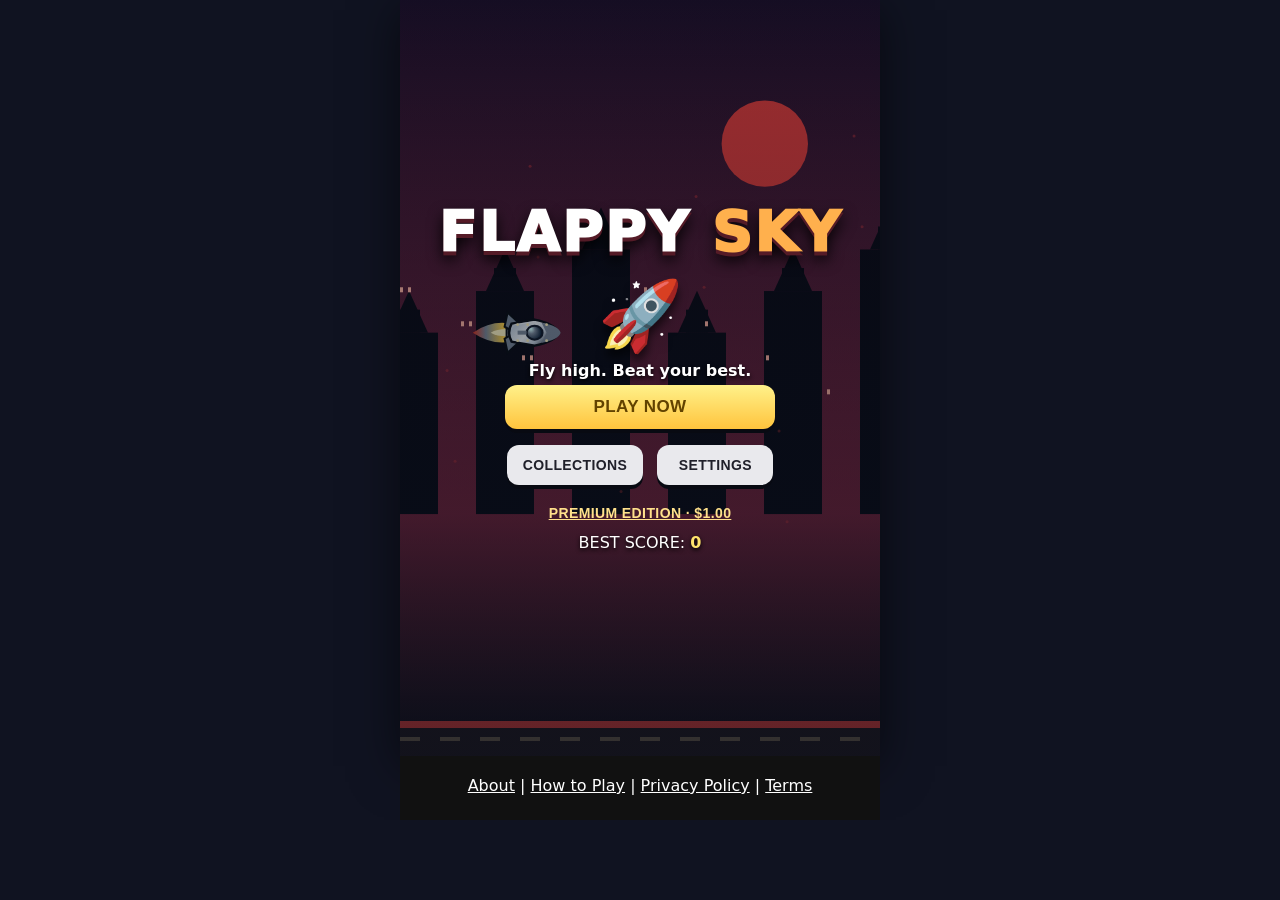
<file: index.html>
<!doctype html><html lang="en"><head><meta charset="utf-8"><meta name="viewport" content="width=device-width,initial-scale=1,maximum-scale=1,user-scalable=no"><meta name="theme-color" content="#101321"><title>Flappy Sky</title><link rel="stylesheet" href="style.css"></head><body><main id="game"><canvas id="screen"></canvas>
<header id="hud" class="hidden"><div class="score">★ <span id="score">0</span></div><div class="hud-right"><span class="coins"><span class="coin-icon" aria-hidden="true"></span><span id="coins">0</span></span><button id="pause">Ⅱ</button></div></header>
<section id="home" class="panel"><div class="logo">FLAPPY <span>SKY</span></div><div class="rocket-preview">🚀</div><p class="tagline">Fly high. Beat your best.</p><button class="primary" id="play">PLAY NOW</button><div class="button-row"><button class="secondary" id="open-garage">COLLECTIONS</button><button class="secondary" id="open-settings">SETTINGS</button></div><button class="premium-link" id="open-premium">PREMIUM EDITION · $1.00</button><p class="best">BEST SCORE: <b id="home-best">0</b></p></section>
<section id="pause-panel" class="panel hidden"><h1>PAUSED</h1><button class="primary" id="resume">RESUME</button><button class="secondary" id="pause-home">MAIN MENU</button></section>
<section id="over" class="panel hidden"><h1>GAME OVER</h1><p>SCORE <b id="final-score">0</b></p><p>BEST <b id="final-best">0</b></p><p>COINS <b id="final-coins">0</b></p><button class="primary" id="again">PLAY AGAIN</button><button class="secondary" id="over-home">MAIN MENU</button></section>
<section id="settings" class="panel hidden"><h1>SETTINGS</h1><label class="setting">Graphics quality<select id="quality"><option value="low">Low</option><option value="high">High</option><option value="ultra">Ultra</option></select></label><label class="setting">Sound<input type="checkbox" id="sound" checked></label><label class="setting">Music<input type="checkbox" id="music" checked></label><label class="setting">Vibration<input type="checkbox" id="vibration" checked></label><button class="secondary" id="settings-back">BACK</button></section>
<section id="garage" class="panel hidden"><h1 id="garage-title">CHOOSE MAP</h1><p class="hint" id="wallet">🪙 0</p><div class="tabs"><button data-tab="maps" class="active">MAPS</button><button data-tab="pipes">PIPES</button><button data-tab="rockets">ROCKETS</button></div><div class="skin-grid" id="garage-grid"></div><button class="secondary" id="garage-back">BACK</button></section>
<section id="premium" class="panel hidden"><h1>PREMIUM EDITION</h1><div class="premium-price">$1.00</div><p>One-time premium upgrade</p><p class="premium-note">Payment is not connected in this demo. No real charge will happen here. A parent/guardian must help set up official billing before selling this upgrade.</p><button class="primary" id="premium-demo">PREMIUM · $1.00</button><button class="secondary" id="premium-back">BACK</button></section><div id="toast" class="hidden"></div></main><script src="game.js"></script><footer style="text-align:center;padding:20px;background:#111;color:white;">
  <a href="about.html" style="color:white;">About</a> |
  <a href="how-to-play.html" style="color:white;">How to Play</a> |
  <a href="privacy.html" style="color:white;">Privacy Policy</a> |
  <a href="terms.html" style="color:white;">Terms</a>
</footer>
</body>
</html>
</file>
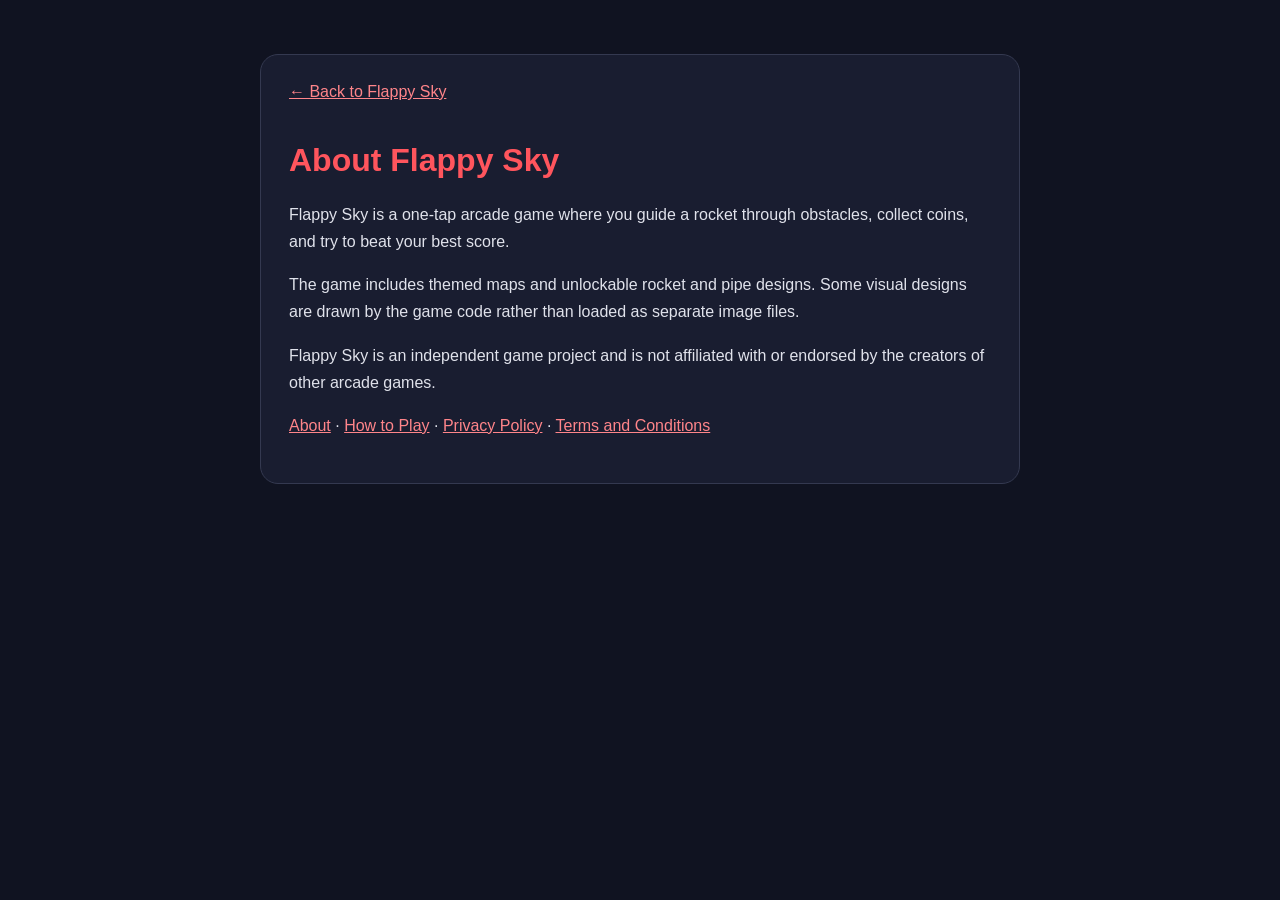
<file: about.html>
<!doctype html>
<html lang="en">
<head><meta charset="utf-8"><meta name="viewport" content="width=device-width,initial-scale=1">
<meta name="theme-color" content="#101321"><title>About Flappy Sky</title><style>
:root{color-scheme:dark}*{box-sizing:border-box}
body{min-height:100vh;margin:0;padding:24px;background:#101321;color:#f5f5f7;font-family:Arial,sans-serif}
.page{max-width:760px;margin:30px auto;padding:28px;background:#191d30;border:1px solid #343950;border-radius:18px}
h1{color:#ff555d}h2{color:#ff858a;margin-top:26px}
a{color:#ff858a}.back{display:inline-block;margin-bottom:20px}
p,li{line-height:1.7;color:#e0e2eb}
footer{max-width:760px;margin:18px auto;text-align:center;color:#b8bdd0;font-size:14px}
footer a{margin:0 8px}
</style></head>
<body><main class="page"><a class="back" href="./">← Back to Flappy Sky</a><h1>About Flappy Sky</h1>
<p>Flappy Sky is a one-tap arcade game where you guide a rocket through obstacles, collect coins, and try to beat your best score.</p>
<p>The game includes themed maps and unlockable rocket and pipe designs. Some visual designs are drawn by the game code rather than loaded as separate image files.</p>
<p>Flappy Sky is an independent game project and is not affiliated with or endorsed by the creators of other arcade games.</p>
<p><a href="about.html">About</a> · <a href="how-to-play.html">How to Play</a> · <a href="privacy.html">Privacy Policy</a> · <a href="terms.html">Terms and Conditions</a></p>
</main></body></html>
</file>
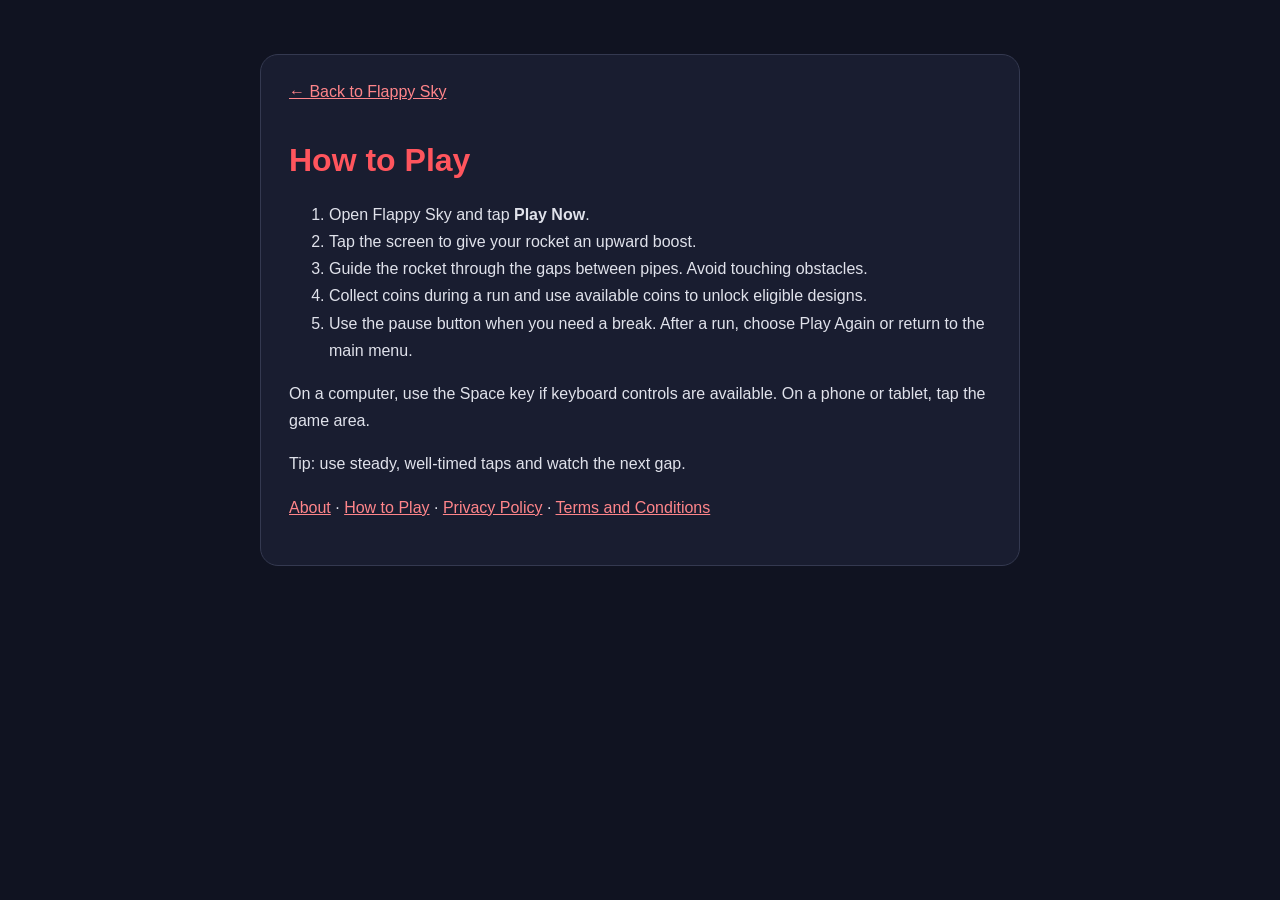
<file: how-to-play.html>
<!doctype html>
<html lang="en">
<head><meta charset="utf-8"><meta name="viewport" content="width=device-width,initial-scale=1">
<meta name="theme-color" content="#101321"><title>How to Play — Flappy Sky</title><style>
:root{color-scheme:dark}*{box-sizing:border-box}
body{min-height:100vh;margin:0;padding:24px;background:#101321;color:#f5f5f7;font-family:Arial,sans-serif}
.page{max-width:760px;margin:30px auto;padding:28px;background:#191d30;border:1px solid #343950;border-radius:18px}
h1{color:#ff555d}h2{color:#ff858a;margin-top:26px}
a{color:#ff858a}.back{display:inline-block;margin-bottom:20px}
p,li{line-height:1.7;color:#e0e2eb}
footer{max-width:760px;margin:18px auto;text-align:center;color:#b8bdd0;font-size:14px}
footer a{margin:0 8px}
</style></head>
<body><main class="page"><a class="back" href="./">← Back to Flappy Sky</a><h1>How to Play</h1>
<ol><li>Open Flappy Sky and tap <strong>Play Now</strong>.</li>
<li>Tap the screen to give your rocket an upward boost.</li>
<li>Guide the rocket through the gaps between pipes. Avoid touching obstacles.</li>
<li>Collect coins during a run and use available coins to unlock eligible designs.</li>
<li>Use the pause button when you need a break. After a run, choose Play Again or return to the main menu.</li></ol>
<p>On a computer, use the Space key if keyboard controls are available. On a phone or tablet, tap the game area.</p>
<p>Tip: use steady, well-timed taps and watch the next gap.</p>
<p><a href="about.html">About</a> · <a href="how-to-play.html">How to Play</a> · <a href="privacy.html">Privacy Policy</a> · <a href="terms.html">Terms and Conditions</a></p>
</main></body></html>
</file>
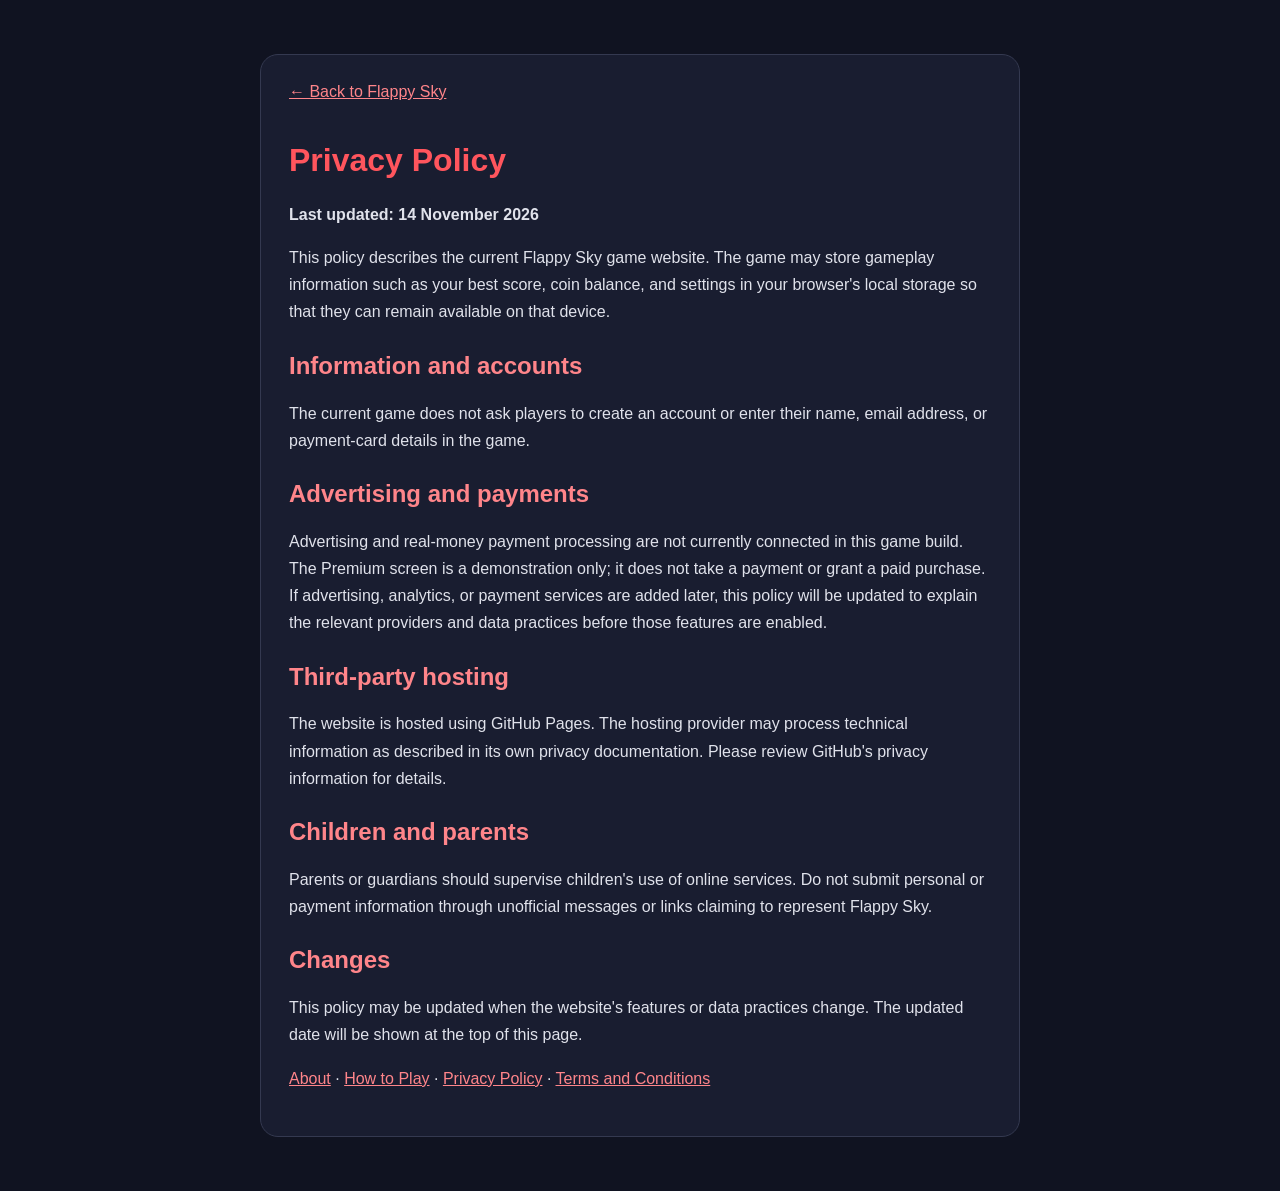
<file: privacy.html>
<!doctype html>
<html lang="en">
<head><meta charset="utf-8"><meta name="viewport" content="width=device-width,initial-scale=1">
<meta name="theme-color" content="#101321"><title>Privacy Policy — Flappy Sky</title><style>
:root{color-scheme:dark}*{box-sizing:border-box}
body{min-height:100vh;margin:0;padding:24px;background:#101321;color:#f5f5f7;font-family:Arial,sans-serif}
.page{max-width:760px;margin:30px auto;padding:28px;background:#191d30;border:1px solid #343950;border-radius:18px}
h1{color:#ff555d}h2{color:#ff858a;margin-top:26px}
a{color:#ff858a}.back{display:inline-block;margin-bottom:20px}
p,li{line-height:1.7;color:#e0e2eb}
footer{max-width:760px;margin:18px auto;text-align:center;color:#b8bdd0;font-size:14px}
footer a{margin:0 8px}
</style></head>
<body><main class="page"><a class="back" href="./">← Back to Flappy Sky</a><h1>Privacy Policy</h1>
<p><strong>Last updated: 14 November 2026</strong></p>
<p>This policy describes the current Flappy Sky game website. The game may store gameplay information such as your best score, coin balance, and settings in your browser's local storage so that they can remain available on that device.</p>
<h2>Information and accounts</h2><p>The current game does not ask players to create an account or enter their name, email address, or payment-card details in the game.</p>
<h2>Advertising and payments</h2><p>Advertising and real-money payment processing are not currently connected in this game build. The Premium screen is a demonstration only; it does not take a payment or grant a paid purchase. If advertising, analytics, or payment services are added later, this policy will be updated to explain the relevant providers and data practices before those features are enabled.</p>
<h2>Third-party hosting</h2><p>The website is hosted using GitHub Pages. The hosting provider may process technical information as described in its own privacy documentation. Please review GitHub's privacy information for details.</p>
<h2>Children and parents</h2><p>Parents or guardians should supervise children's use of online services. Do not submit personal or payment information through unofficial messages or links claiming to represent Flappy Sky.</p>
<h2>Changes</h2><p>This policy may be updated when the website's features or data practices change. The updated date will be shown at the top of this page.</p>
<p><a href="about.html">About</a> · <a href="how-to-play.html">How to Play</a> · <a href="privacy.html">Privacy Policy</a> · <a href="terms.html">Terms and Conditions</a></p>
</main></body></html>
</file>
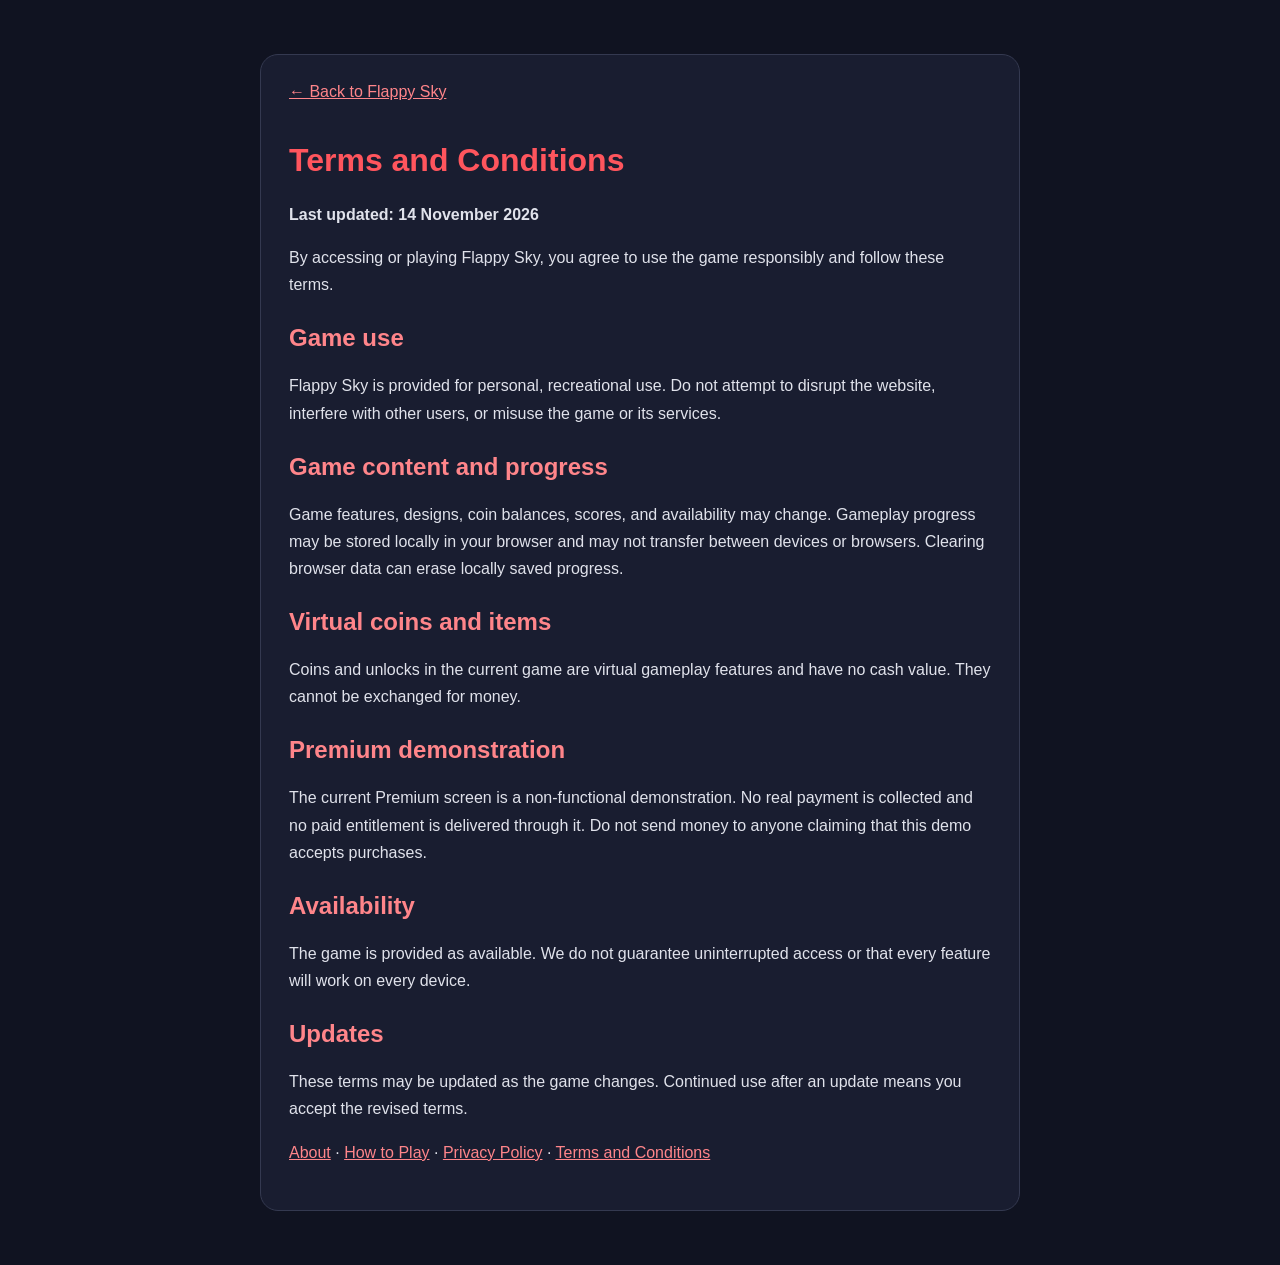
<file: terms.html>
<!doctype html>
<html lang="en">
<head><meta charset="utf-8"><meta name="viewport" content="width=device-width,initial-scale=1">
<meta name="theme-color" content="#101321"><title>Terms and Conditions — Flappy Sky</title><style>
:root{color-scheme:dark}*{box-sizing:border-box}
body{min-height:100vh;margin:0;padding:24px;background:#101321;color:#f5f5f7;font-family:Arial,sans-serif}
.page{max-width:760px;margin:30px auto;padding:28px;background:#191d30;border:1px solid #343950;border-radius:18px}
h1{color:#ff555d}h2{color:#ff858a;margin-top:26px}
a{color:#ff858a}.back{display:inline-block;margin-bottom:20px}
p,li{line-height:1.7;color:#e0e2eb}
footer{max-width:760px;margin:18px auto;text-align:center;color:#b8bdd0;font-size:14px}
footer a{margin:0 8px}
</style></head>
<body><main class="page"><a class="back" href="./">← Back to Flappy Sky</a><h1>Terms and Conditions</h1>
<p><strong>Last updated: 14 November 2026</strong></p>
<p>By accessing or playing Flappy Sky, you agree to use the game responsibly and follow these terms.</p>
<h2>Game use</h2><p>Flappy Sky is provided for personal, recreational use. Do not attempt to disrupt the website, interfere with other users, or misuse the game or its services.</p>
<h2>Game content and progress</h2><p>Game features, designs, coin balances, scores, and availability may change. Gameplay progress may be stored locally in your browser and may not transfer between devices or browsers. Clearing browser data can erase locally saved progress.</p>
<h2>Virtual coins and items</h2><p>Coins and unlocks in the current game are virtual gameplay features and have no cash value. They cannot be exchanged for money.</p>
<h2>Premium demonstration</h2><p>The current Premium screen is a non-functional demonstration. No real payment is collected and no paid entitlement is delivered through it. Do not send money to anyone claiming that this demo accepts purchases.</p>
<h2>Availability</h2><p>The game is provided as available. We do not guarantee uninterrupted access or that every feature will work on every device.</p>
<h2>Updates</h2><p>These terms may be updated as the game changes. Continued use after an update means you accept the revised terms.</p>
<p><a href="about.html">About</a> · <a href="how-to-play.html">How to Play</a> · <a href="privacy.html">Privacy Policy</a> · <a href="terms.html">Terms and Conditions</a></p>
</main></body></html>
</file>
<file: style.css>
*{box-sizing:border-box}html,body{margin:0;width:100%;height:100%;overflow:hidden;background:#101321;font-family:system-ui,Arial,sans-serif;touch-action:none}body{display:grid;place-items:center}#game{position:relative;width:min(100vw,480px);height:min(100dvh,820px);overflow:hidden;background:#101321;box-shadow:0 10px 45px #0008}canvas{width:100%;height:100%;display:block}.hidden{display:none!important}.panel{position:absolute;inset:0;display:flex;flex-direction:column;align-items:center;justify-content:center;padding:15px 18px;text-align:center;color:white;background:linear-gradient(#07101c35,#07101c99)}.logo{font-size:clamp(38px,10vw,56px);font-weight:1000;letter-spacing:2px;text-shadow:0 4px 0 #551b27,0 8px 15px #000}.logo span{color:#ffb04d}.rocket-preview{font-size:68px;margin:12px 0 0;filter:drop-shadow(0 8px 5px #0009);animation:float 1.2s ease-in-out infinite alternate}@keyframes float{to{transform:translateY(-10px) rotate(-8deg)}}.tagline{font-weight:750;text-shadow:0 2px 5px #000;margin:5px 0 17px}button{border:0;border-radius:12px;padding:12px 16px;font-size:14px;font-weight:900;letter-spacing:.4px;box-shadow:0 4px 0 #080a12;color:#20202a}button:active{transform:translateY(3px);box-shadow:0 1px 0 #080a12}.primary{width:min(270px,90%);background:linear-gradient(#fff18a,#ffc43d);font-size:17px;color:#624300}.secondary{background:#e9e9ed;min-width:116px;margin:6px 4px}.button-row{display:flex;gap:6px;margin-top:10px}.best{font-size:13px;margin-top:14px;text-shadow:0 2px 5px #000}.premium-link{background:transparent;color:#ffe18b;box-shadow:none;text-decoration:underline;margin-top:7px;padding:7px}h1{font-size:27px;margin:0 0 13px;text-shadow:0 3px 8px #000}.panel p{margin:5px 0;font-size:16px;text-shadow:0 2px 4px #000}.panel p b{color:#ffe36c}#hud{position:absolute;inset:12px 14px auto;display:flex;justify-content:space-between;align-items:flex-start;color:white;text-shadow:0 2px 5px #000;font-weight:1000;pointer-events:none}.score{font-size:32px;color:#ffe36c}.score span{color:white}.hud-right{display:flex;align-items:center;gap:14px}.coins{font-size:18px;color:#ffe36c}#pause{pointer-events:auto;min-width:44px;padding:8px 12px;font-size:20px;border-radius:10px;background:#eee}.setting{width:min(290px,100%);display:flex;justify-content:space-between;align-items:center;padding:12px 14px;margin:5px 0;border-radius:10px;background:#eee;color:#183044;font-weight:800}.setting select{max-width:130px;padding:7px;border-radius:8px;border:1px solid #9aa}.setting input{width:22px;height:22px;accent-color:#d53b32}.hint{margin-top:-8px!important;font-size:14px!important}.tabs{display:flex;gap:5px;margin:7px 0 9px}.tabs button{padding:9px 10px;min-width:0;font-size:12px;background:#d6d6dd}.tabs button.active{background:#ffd36c;color:#3a2600}.skin-grid{display:grid;grid-template-columns:repeat(2,minmax(0,1fr));gap:8px;width:min(340px,100%);max-height:49vh;overflow-y:auto;margin:4px 0 8px;padding:2px}.skin{background:#e8e8ed;color:#182435;border-radius:10px;padding:8px 5px;font-weight:800;min-height:92px}.skin .emoji{font-size:27px;display:block}.skin strong{display:block;font-size:12px}.skin small{display:block;font-size:11px;font-weight:600}.skin button{font-size:11px;padding:7px;margin-top:6px;box-shadow:none;background:#ffda76;min-width:90%}.premium-price{font-size:42px;font-weight:1000;color:#ffda76;margin:8px}.premium-note{max-width:310px;font-size:13px!important;line-height:1.45;margin:12px 0 18px!important;color:#fff}#toast{position:absolute;bottom:24px;left:50%;transform:translateX(-50%);background:#101722ee;color:#fff;padding:10px 16px;border-radius:20px;font-weight:800;white-space:nowrap;font-size:13px}@media(max-height:680px){.rocket-preview{font-size:46px;margin:2px}.panel{padding:8px}.best{margin-top:8px}.skin-grid{max-height:43vh}}

/* Final polish: clear coin-only wallet display and accessible tap targets */
.coins{font-variant-numeric:tabular-nums;text-shadow:0 2px 6px #000}
.skin button{min-height:38px}
button:focus-visible{outline:3px solid #fff;outline-offset:2px}

/* Gold coin wallet icon — deliberately no currency symbol */
.coins{display:flex;align-items:center;gap:6px;font-size:18px;color:#ffe36c}
.coin-icon{display:inline-block;width:20px;height:20px;border-radius:50%;position:relative;
background:radial-gradient(circle at 35% 28%,#fff2a6 0 8%,#ffd64c 18%,#bd7414 62%,#6b3909 100%);
border:2px solid #ffe38a;box-shadow:0 1px 3px #000b,inset 0 0 0 2px #9b5d0b}
.coin-icon:after{content:'★';position:absolute;inset:0;display:grid;place-items:center;color:#8b5108;font-size:11px;text-shadow:0 1px #fff0a2}
html, body {
  height: auto;
  min-height: 100%;
  overflow-x: hidden;
  overflow-y: auto;
  touch-action: pan-y;
}

body {
  display: flex;
  flex-direction: column;
  align-items: center;
  justify-content: flex-start;
}

#game {
  flex: 0 0 auto;
}

footer {
  width: min(100%, 480px);
  flex: 0 0 auto;
  position: relative;
  z-index: 2;
}#game {
  height: calc(min(100dvh, 820px) - 64px);
}

footer {
  min-height: 64px;
}
</file>
